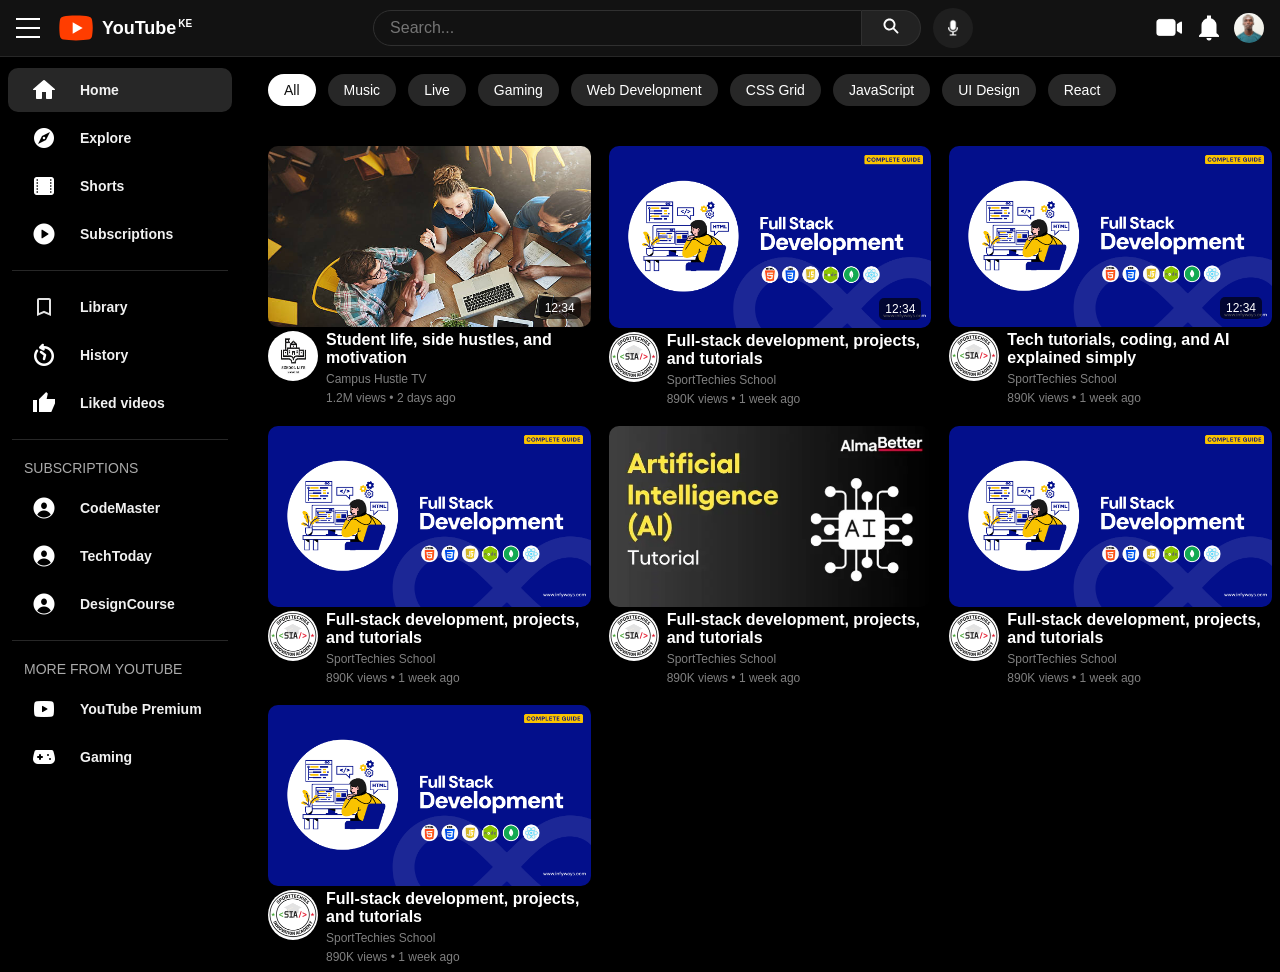
<file: index.html>
<!doctype html>
<html lang="en">
  <head>
    <meta charset="UTF-8" />
    <meta name="viewport" content="width=device-width, initial-scale=1.0" />
    <title>YouTube</title>
    <link rel="stylesheet" href="general.css" />
    <link rel="stylesheet" href="header.css" />
    <link rel="stylesheet" href="video.css" />
    <link rel="stylesheet" href="sidebar.css" />
  </head>
  <body>
    <div class="header">
      <div class="left">
        <div class="menu"><img src="icons/menu.svg" alt="" /></div>
        <div class="logo">
          <img src="icons/logo-yt.svg" alt="" />
          <p>YouTube <span class="region">KE</span></p>
        </div>
      </div>
      <div class="center">
        <input type="text" class="search-bar" placeholder="Search..." />
        <div class="search-button">
          <img src="icons/search.svg" alt="" />
        </div>
        <div class="voice-search">
          <img src="icons/mic.png" alt="" />
        </div>
      </div>
      <div class="right">
        <img src="icons/camera.png" alt="" /><img
          src="icons/bell.png"
          alt=""
        /><img class="profile-pic" src="image/auth.jpeg" alt="" />
      </div>
    </div>
    <div class="sidebar">
      <div class="sidebar-link link-active">
        <img src="icons/home.svg" alt="" />
        <p>Home</p>
      </div>
      <div class="sidebar-link">
        <img src="icons/explore.png" alt="" />
        <p>Explore</p>
      </div>
      <div class="sidebar-link">
        <img src="icons/film.png" alt="" />
        <p>Shorts</p>
      </div>
      <div class="sidebar-link">
        <img src="icons/circle-play.png" alt="" />
        <p>Subscriptions</p>
      </div>
      <div class="divider"></div>
      <div class="sidebar-link">
        <img src="icons/bookmark.svg" alt="" />
        <p>Library</p>
      </div>
      <div class="sidebar-link">
        <img src="icons/history.png" alt="" />
        <p>History</p>
      </div>
      <div class="sidebar-link">
        <img src="icons/thumbs-up.png" alt="" />
        <p>Liked videos</p>
      </div>
      <div class="divider"></div>
      <div class="sidebar-section-title">SUBSCRIPTIONS</div>

      <div class="sidebar-link">
        <img src="icons/profile.png" alt="" />
        <p>CodeMaster</p>
      </div>
      <div class="sidebar-link">
        <img src="icons/profile.png" alt="" />
        <p>TechToday</p>
      </div>
      <div class="sidebar-link">
        <img src="icons/profile.png" alt="" />
        <p>DesignCourse</p>
      </div>
      <div class="divider"></div>
      <div class="sidebar-section-title">MORE FROM YOUTUBE</div>

      <div class="sidebar-link">
        <img src="icons/youtube.png" alt="" />
        <p>YouTube Premium</p>
      </div>
      <div class="sidebar-link">
        <img src="icons/gamepad.png" alt="" />
        <p>Gaming</p>
      </div>
    </div>
    <div class="quick-access">
      <div class="tool active">All</div>
      <div class="tool">Music</div>
      <div class="tool">Live</div>
      <div class="tool">Gaming</div>
      <div class="tool">Web Development</div>
      <div class="tool">CSS Grid</div>
      <div class="tool">JavaScript</div>
      <div class="tool">UI Design</div>
      <div class="tool">React</div>
    </div>
    <!--div>text</div-->
    <div class="video-grid">
      <div class="video-container">
        <div class="thumbnail-container">
          <img
            src="thumbnails/thumbnail1.jpg"
            alt="thumbnail"
            class="thumbnail"
          />
          <div class="video-time">12:34</div>
        </div>
        <div class="video-info">
          <div class="channel-container">
            <img src="image/auth1.jpeg" alt="" class="channel-pic" />
          </div>
          <div class="video-stats">
            <p class="video-title">
              Student life, side hustles, and motivation
            </p>
            <p class="channel-name">Campus Hustle TV</p>
            <p class="video-views">1.2M views • 2 days ago</p>
          </div>
        </div>
      </div>
      <div class="video-container">
        <div class="thumbnail-container">
          <img
            src="thumbnails/thumbnail2.png"
            alt="thumbnail"
            class="thumbnail"
          />
          <div class="video-time">12:34</div>
        </div>
        <div class="video-info">
          <div class="channel-container">
            <img src="image/auth2.png" alt="" class="channel-pic" />
          </div>
          <div class="video-stats">
            <p class="video-title">
              Full-stack development, projects, and tutorials
            </p>
            <p class="channel-name">SportTechies School</p>
            <p class="video-views">890K views • 1 week ago</p>
          </div>
        </div>
      </div>
      <div class="video-container">
        <div class="thumbnail-container">
          <img
            src="thumbnails/thumbnail2.png"
            alt="thumbnail"
            class="thumbnail"
          />
          <div class="video-time">12:34</div>
        </div>
        <div class="video-info">
          <div class="channel-container">
            <img src="image/auth2.png" alt="" class="channel-pic" />
          </div>
          <div class="video-stats">
            <p class="video-title">
             
Tech tutorials, coding, and AI explained simply
            </p>
            <p class="channel-name">SportTechies School</p>
            <p class="video-views">890K views • 1 week ago</p>
          </div>
        </div>
      </div>
      <div class="video-container">
        <div class="thumbnail-container">
          <img
            src="thumbnails/thumbnail2.png"
            alt="thumbnail"
            class="thumbnail"
          />
        </div>
        <div class="video-info">
          <div class="channel-container">
            <img src="image/auth2.png" alt="" class="channel-pic" />
          </div>
          <div class="video-stats">
            <p class="video-title">
              Full-stack development, projects, and tutorials
            </p>
            <p class="channel-name">SportTechies School</p>
            <p class="video-views">890K views • 1 week ago</p>
          </div>
        </div>
      </div>
      <div class="video-container">
        <div class="thumbnail-container">
          <img
            src="thumbnails/thumbnail3.webp"
            alt="thumbnail"
            class="thumbnail"
          />
        </div>
        <div class="video-info">
          <div class="channel-container">
            <img src="image/auth2.png" alt="" class="channel-pic" />
          </div>
          <div class="video-stats">
            <p class="video-title">
              Full-stack development, projects, and tutorials
            </p>
            <p class="channel-name">SportTechies School</p>
            <p class="video-views">890K views • 1 week ago</p>
          </div>
        </div>
      </div>
      <div class="video-container">
        <div class="thumbnail-container">
          <img
            src="thumbnails/thumbnail2.png"
            alt="thumbnail"
            class="thumbnail"
          />
        </div>
        <div class="video-info">
          <div class="channel-container">
            <img src="image/auth2.png" alt="" class="channel-pic" />
          </div>
          <div class="video-stats">
            <p class="video-title">
              Full-stack development, projects, and tutorials
            </p>
            <p class="channel-name">SportTechies School</p>
            <p class="video-views">890K views • 1 week ago</p>
          </div>
        </div>
      </div>
      <div class="video-container">
        <div class="thumbnail-container">
          <img
            src="thumbnails/thumbnail2.png"
            alt="thumbnail"
            class="thumbnail"
          />
        </div>
        <div class="video-info">
          <div class="channel-container">
            <img src="image/auth2.png" alt="" class="channel-pic" />
          </div>
          <div class="video-stats">
            <p class="video-title">
              Full-stack development, projects, and tutorials
            </p>
            <p class="channel-name">SportTechies School</p>
            <p class="video-views">890K views • 1 week ago</p>
          </div>
        </div>
      </div>
    </div>
  </body>
</html>
</file>
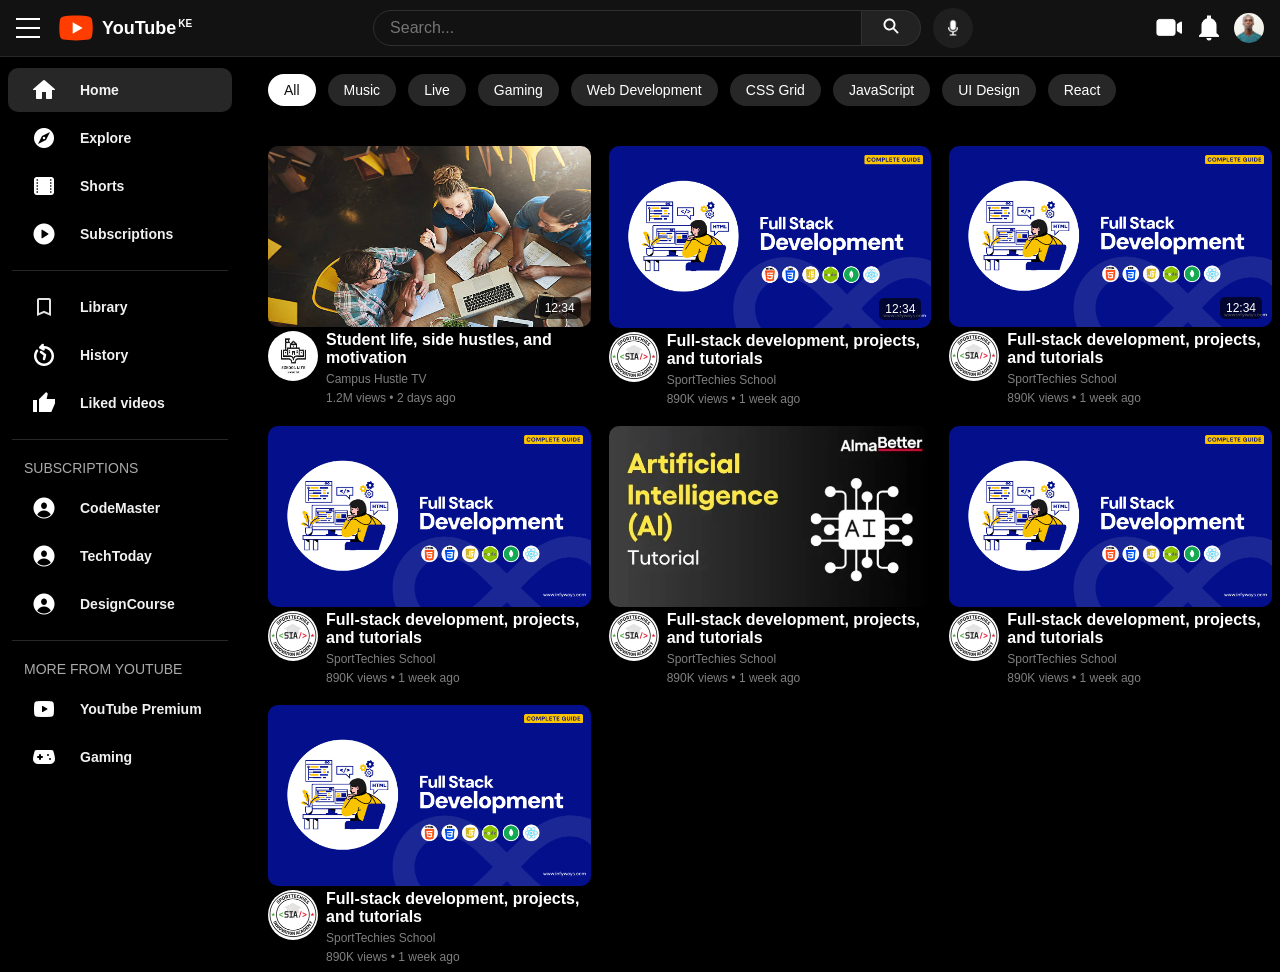
<file: youtube.html>
<!doctype html>
<html lang="en">
  <head>
    <meta charset="UTF-8" />
    <meta name="viewport" content="width=device-width, initial-scale=1.0" />
    <title>YouTube</title>
    <link rel="stylesheet" href="general.css" />
    <link rel="stylesheet" href="header.css" />
    <link rel="stylesheet" href="video.css" />
    <link rel="stylesheet" href="sidebar.css" />
  </head>
  <body>
    <div class="header">
      <div class="left">
        <div class="menu"><img src="icons/menu.svg" alt="" /></div>
        <div class="logo">
          <img src="icons/logo-yt.svg" alt="" />
          <p>YouTube <span class="region">KE</span></p>
        </div>
      </div>
      <div class="center">
        <input type="text" class="search-bar" placeholder="Search..." />
        <div class="search-button">
          <img src="icons/search.svg" alt="" />
        </div>
        <div class="voice-search">
          <img src="icons/mic.png" alt="" />
        </div>
      </div>
      <div class="right">
        <img src="icons/camera.png" alt="" /><img
          src="icons/bell.png"
          alt=""
        /><img class="profile-pic" src="image/auth.jpeg" alt="" />
      </div>
    </div>
    <div class="sidebar">
      <div class="sidebar-link link-active">
        <img src="icons/home.svg" alt="" />
        <p>Home</p>
      </div>
      <div class="sidebar-link">
        <img src="icons/explore.png" alt="" />
        <p>Explore</p>
      </div>
      <div class="sidebar-link">
        <img src="icons/film.png" alt="" />
        <p>Shorts</p>
      </div>
      <div class="sidebar-link">
        <img src="icons/circle-play.png" alt="" />
        <p>Subscriptions</p>
      </div>
      <div class="divider"></div>
      <div class="sidebar-link">
        <img src="icons/bookmark.svg" alt="" />
        <p>Library</p>
      </div>
      <div class="sidebar-link">
        <img src="icons/history.png" alt="" />
        <p>History</p>
      </div>
      <div class="sidebar-link">
        <img src="icons/thumbs-up.png" alt="" />
        <p>Liked videos</p>
      </div>
      <div class="divider"></div>
      <div class="sidebar-section-title">SUBSCRIPTIONS</div>

      <div class="sidebar-link">
        <img src="icons/profile.png" alt="" />
        <p>CodeMaster</p>
      </div>
      <div class="sidebar-link">
        <img src="icons/profile.png" alt="" />
        <p>TechToday</p>
      </div>
      <div class="sidebar-link">
        <img src="icons/profile.png" alt="" />
        <p>DesignCourse</p>
      </div>
      <div class="divider"></div>
      <div class="sidebar-section-title">MORE FROM YOUTUBE</div>

      <div class="sidebar-link">
        <img src="icons/youtube.png" alt="" />
        <p>YouTube Premium</p>
      </div>
      <div class="sidebar-link">
        <img src="icons/gamepad.png" alt="" />
        <p>Gaming</p>
      </div>
    </div>
    <div class="quick-access">
      <div class="tool active">All</div>
      <div class="tool">Music</div>
      <div class="tool">Live</div>
      <div class="tool">Gaming</div>
      <div class="tool">Web Development</div>
      <div class="tool">CSS Grid</div>
      <div class="tool">JavaScript</div>
      <div class="tool">UI Design</div>
      <div class="tool">React</div>
    </div>
    <!--div>text</div-->
    <div class="video-grid">
      <div class="video-container">
        <div class="thumbnail-container">
          <img
            src="thumbnails/thumbnail1.jpg"
            alt="thumbnail"
            class="thumbnail"
          />
          <div class="video-time">12:34</div>
        </div>
        <div class="video-info">
          <div class="channel-container">
            <img src="image/auth1.jpeg" alt="" class="channel-pic" />
          </div>
          <div class="video-stats">
            <p class="video-title">
              Student life, side hustles, and motivation
            </p>
            <p class="channel-name">Campus Hustle TV</p>
            <p class="video-views">1.2M views • 2 days ago</p>
          </div>
        </div>
      </div>
      <div class="video-container">
        <div class="thumbnail-container">
          <img
            src="thumbnails/thumbnail2.png"
            alt="thumbnail"
            class="thumbnail"
          />
          <div class="video-time">12:34</div>
        </div>
        <div class="video-info">
          <div class="channel-container">
            <img src="image/auth2.png" alt="" class="channel-pic" />
          </div>
          <div class="video-stats">
            <p class="video-title">
              Full-stack development, projects, and tutorials
            </p>
            <p class="channel-name">SportTechies School</p>
            <p class="video-views">890K views • 1 week ago</p>
          </div>
        </div>
      </div>
      <div class="video-container">
        <div class="thumbnail-container">
          <img
            src="thumbnails/thumbnail2.png"
            alt="thumbnail"
            class="thumbnail"
          />
          <div class="video-time">12:34</div>
        </div>
        <div class="video-info">
          <div class="channel-container">
            <img src="image/auth2.png" alt="" class="channel-pic" />
          </div>
          <div class="video-stats">
            <p class="video-title">
              Full-stack development, projects, and tutorials
            </p>
            <p class="channel-name">SportTechies School</p>
            <p class="video-views">890K views • 1 week ago</p>
          </div>
        </div>
      </div>
      <div class="video-container">
        <div class="thumbnail-container">
          <img
            src="thumbnails/thumbnail2.png"
            alt="thumbnail"
            class="thumbnail"
          />
        </div>
        <div class="video-info">
          <div class="channel-container">
            <img src="image/auth2.png" alt="" class="channel-pic" />
          </div>
          <div class="video-stats">
            <p class="video-title">
              Full-stack development, projects, and tutorials
            </p>
            <p class="channel-name">SportTechies School</p>
            <p class="video-views">890K views • 1 week ago</p>
          </div>
        </div>
      </div>
      <div class="video-container">
        <div class="thumbnail-container">
          <img
            src="thumbnails/thumbnail3.webp"
            alt="thumbnail"
            class="thumbnail"
          />
        </div>
        <div class="video-info">
          <div class="channel-container">
            <img src="image/auth2.png" alt="" class="channel-pic" />
          </div>
          <div class="video-stats">
            <p class="video-title">
              Full-stack development, projects, and tutorials
            </p>
            <p class="channel-name">SportTechies School</p>
            <p class="video-views">890K views • 1 week ago</p>
          </div>
        </div>
      </div>
      <div class="video-container">
        <div class="thumbnail-container">
          <img
            src="thumbnails/thumbnail2.png"
            alt="thumbnail"
            class="thumbnail"
          />
        </div>
        <div class="video-info">
          <div class="channel-container">
            <img src="image/auth2.png" alt="" class="channel-pic" />
          </div>
          <div class="video-stats">
            <p class="video-title">
              Full-stack development, projects, and tutorials
            </p>
            <p class="channel-name">SportTechies School</p>
            <p class="video-views">890K views • 1 week ago</p>
          </div>
        </div>
      </div>
      <div class="video-container">
        <div class="thumbnail-container">
          <img
            src="thumbnails/thumbnail2.png"
            alt="thumbnail"
            class="thumbnail"
          />
        </div>
        <div class="video-info">
          <div class="channel-container">
            <img src="image/auth2.png" alt="" class="channel-pic" />
          </div>
          <div class="video-stats">
            <p class="video-title">
              Full-stack development, projects, and tutorials
            </p>
            <p class="channel-name">SportTechies School</p>
            <p class="video-views">890K views • 1 week ago</p>
          </div>
        </div>
      </div>
    </div>
  </body>
</html>
</file>
<file: general.css>
body {
  background-color: black;
  font-family: Arial, Helvetica, sans-serif;
  color: #ffffff;
  padding-top: 66px;
  padding-left: 260px;
}

p {
  margin-top: 0;
  margin-bottom: 0;
}

.quick-access {
  display: flex;
  gap: 12px;
  overflow-x: auto;
  padding-bottom: 16px;
  margin-bottom: 24px;
}

.tool {
  background-color: #272727;
  padding: 8px 16px;
  border-radius: 40px;
  font-size: 14px;
  font-weight: 500;
  cursor: pointer;
  white-space: nowrap;
}

.tool:hover {
  background-color: #3f3f3f;
}

.active {
  background-color: #fff;
  color: #0f0f0f;
}

/*this is a comment*/

@media (max-width: 860px) {
  body {
    padding-left: 80px;
  }
}
</file>
<file: header.css>
.header {
  display: flex;
  justify-content: space-between;
  height: 56px;
  padding: 0 16px;
  border-bottom: 1px solid #272727;
  background-color: #121212;
  position: fixed;
  top: 0;
  right: 0;
  left: 0;
  z-index: 110;
}

.center {
  flex: 1;
  max-width: 600px;
  display: flex;
  align-items: center;
  margin: 0 20px;
}

.left {
  display: flex;
  align-items: center;
  gap: 16px;
}

.logo {
  display: flex;
  align-items: center;
  gap: 6px;
}

.logo img {
  height: 40px;
}

.menu img {
  height: 24px;
}

.menu {
  display: flex;
  align-items: center;
}

.logo p {
  font-size: 18px;
  font-weight: bold;
}

.region {
  font-size: 10px;
  vertical-align: super;
  margin-left: -3px;
}

.search-button img {
  height: 18.5px;
}

.voice-search img {
  height: 20px;
}

.voice-search {
  background: #1f1f1f;
  border-radius: 50%;
  width: 40px;
  height: 40px;
  display: flex;
  align-items: center;
  justify-content: center;
  margin-left: 12px;
  cursor: pointer;
}

.search-bar {
  flex: 1;
  background: #121212;
  border: 1px solid #303030;
  border-radius: 40px 0 0 40px;
  padding: 8px 16px;
  font-size: 16px;
  color: white;
  outline: none;
}

.search-bar:focus {
  border-color: #1c62b9;
}

.search-button {
  background: #222222;
  border: 1px solid #303030;
  border-left: none;
  border-radius: 0 40px 40px 0;
  padding: 6px 20px;
  color: #f1f1f1;
  cursor: pointer;
}

.right {
  display: flex;
  align-items: center;
  gap: 10px;
}

.right img {
  height: 30px;
}

.profile-pic {
  border-radius: 50%;
}

@media (max-width: 660px) {
  .voice-search {
    display: none;
  }
}
</file>
<file: video.css>
.thumbnail {
  width: 100%;
  aspect-ratio: 16/9;
  border-radius: 10px;
}

.channel-name,
.video-views {
  margin-top: 5px;
  font-size: 12px;
  color: gray;
}
.video-title {
  font-weight: bold;
}
.video-container {
  display: inline-block;
  cursor: pointer;
}
.channel-pic {
  height: 50px;
  aspect-ratio: 1;
  border-radius: 50%;
}

.video-stats,
.channel-container {
  display: inline-block;
  vertical-align: top;
}

.video-stats {
  margin-left: 8px;
}

.video-info {
  display: grid;
  grid-template-columns: 50px 1fr;
}

.video-grid {
  display: grid;
  grid-template-columns: repeat(3, 1fr);
  gap: 20px 18px;
  margin-top: 10px;
}

.thumbnail-container {
  position: relative;
}

.video-time {
  position: absolute;
  background-color: rgba(0, 0, 0, 0.648);
  font-size: 12px;
  padding: 4px 6px;
  border-radius: 5px;
  bottom: 12px;
  right: 10px;
}

@media (max-width: 1250px) {
  .video-grid {
    grid-template-columns: repeat(2, 1fr);
  }
}

@media (max-width: 930px) {
  .video-grid {
    grid-template-columns: 1fr;
  }
}
</file>
<file: sidebar.css>
.sidebar {
  background-color: rgb(0, 0, 0);
  position: fixed;
  top: 56px;
  bottom: 0;
  left: 0;
  width: 240px;
  display: flex;
  flex-direction: column;
  z-index: 100;
  overflow-y: auto;
  padding-top: 10px;
}

.sidebar-link {
  display: flex;
  align-items: center;
  font-size: 14px;
  font-weight: 500;
  cursor: pointer;
  color: rgb(241, 241, 241);
  gap: 24px;
  padding: 10px 24px;
  border-radius: 10px;
  margin: 2px 8px;
  font-weight: 800;
}

.link-active {
  background-color: rgb(39, 39, 39);
}

.sidebar-link:hover {
  background-color: rgb(39, 39, 39);
}

.sidebar-link img {
  height: 24px;
}

.divider {
  height: 1px;
  background-color: #272727;
  margin: 12px 12px;
}

.sidebar-section-title {
  font-size: 14px;
  font-weight: 500;
  padding: 8px 24px;
  color: #aaaaaa;
}

@media (max-width: 860px) {
  .sidebar-link p {
    display: none;
  }

  .sidebar-link {
    justify-content: center;
  }

  .sidebar {
    width: 72px;
  }

  .sidebar-section-title {
    display: none;
  }

  .divider {
    display: none;
  }
}
</file>
